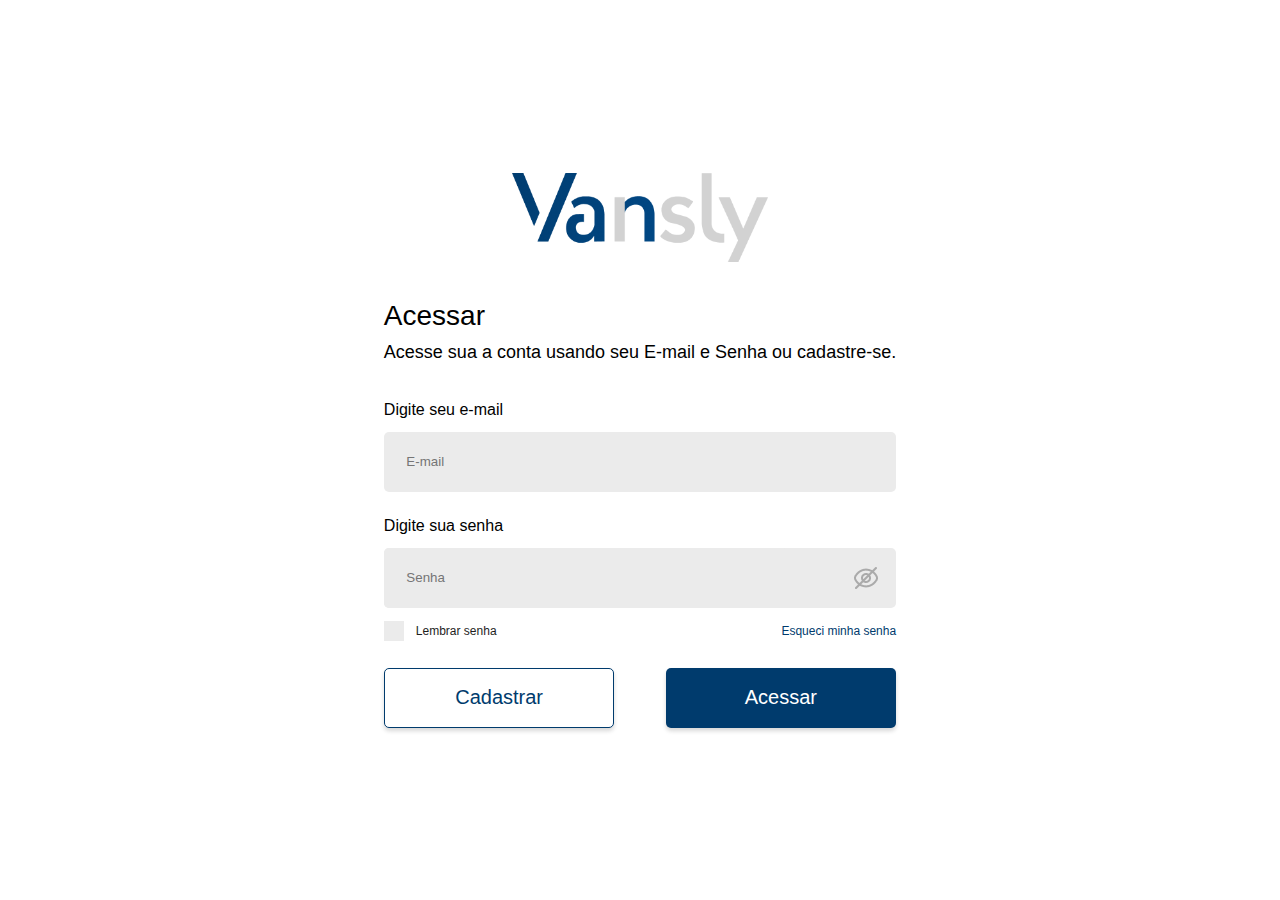
<file: index.html>
<!DOCTYPE html>
<html lang="pt-br">
<head>
    <meta charset="UTF-8">
    <meta name="viewport" content="width=device-width, initial-scale=1.0">
    <link rel="stylesheet" href="login.css">
    <title>Login</title>
</head>
<body>
    <div class="container">
        <div id="logo">
            <img class="logo" src="../images/Logo.png" alt="">
        </div>
        
        <div class="titulo">
            <h1>Acessar</h1>
            <p>Acesse sua a conta usando seu E-mail e Senha ou cadastre-se.</p>
        </div>

        <form action="./pages/Home/index.html">
            <div class="email">
                <label>Digite seu e-mail</label>
                <input type="text" placeholder="E-mail" required>
            </div>
            
            <div class="senha">
                <label>Digite sua senha</label>
                <div class="senha-input">
                    <input type="text" placeholder="Senha" required>
                    <img src="../images/olho.png" alt="">
                </div>
            </div>
            <div class="opcoes">
                <div class="lembrar">
                    <div class="check"></div>
                    <p>Lembrar senha</p>
                </div>
                
                <a href="">Esqueci minha senha</a>
            </div>
            <div class="botoes">
                <button class="cadastrar"><a href="pages/Cadastrar/index.html">Cadastrar</a></button>
                <button class="acessar">Acessar</button>
            </div>
        </form>

    </div>
</body>
</html>
</file>
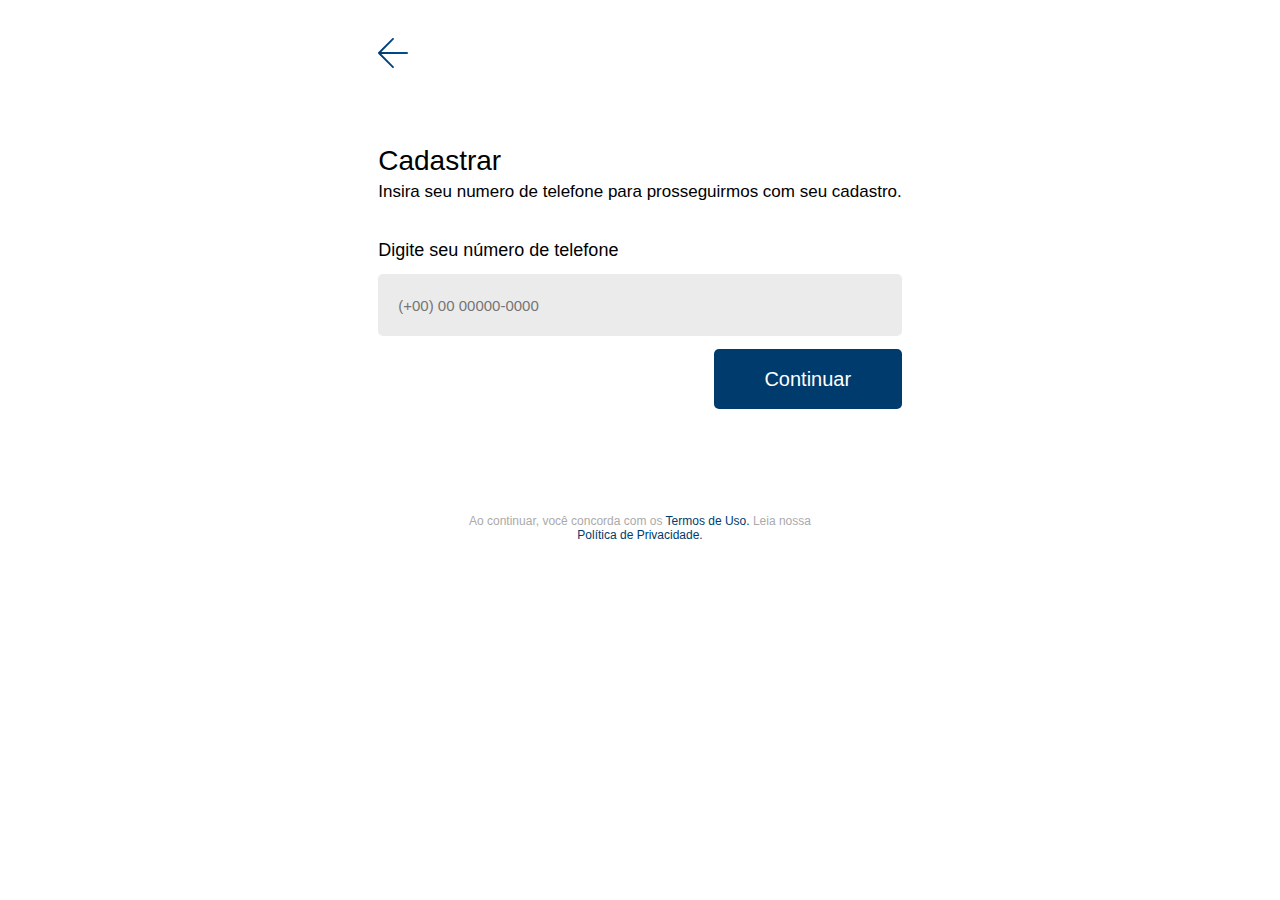
<file: pages/Cadastrar/index.html>
<!DOCTYPE html>
<html lang="pt-br">
<head>
    <meta charset="UTF-8">
    <meta name="viewport" content="width=device-width, initial-scale=1.0">
    <link rel="stylesheet" href="index.css">
    <title>Telefone</title>
</head>
<body>

    <div class="container">
        <a href="../../index.html">
            <img src="../../images/Return (1).svg" class="return">
        </a>


    <div class="titulo">
        <h1>Cadastrar</h1>
    <p>Insira seu numero de telefone para prosseguirmos com seu cadastro.</p>
    </div>
    
    <form action="../Telefone/cadastro.html">
        <label for="">Digite seu número de telefone</label>
        <input type="number" placeholder="(+00) 00 00000-0000" required>
        <div class="button">
            <button>Continuar</button>
        </div>
        
    </form>

    <div class="termos">
        <div>
            <p>Ao continuar, você concorda com 
                os <span>Termos de Uso.</span> Leia nossa
                 <span>Política de Privacidade.</span></p>
        </div>
        
    </div>

</div>
    
</body>
</html>
</file>
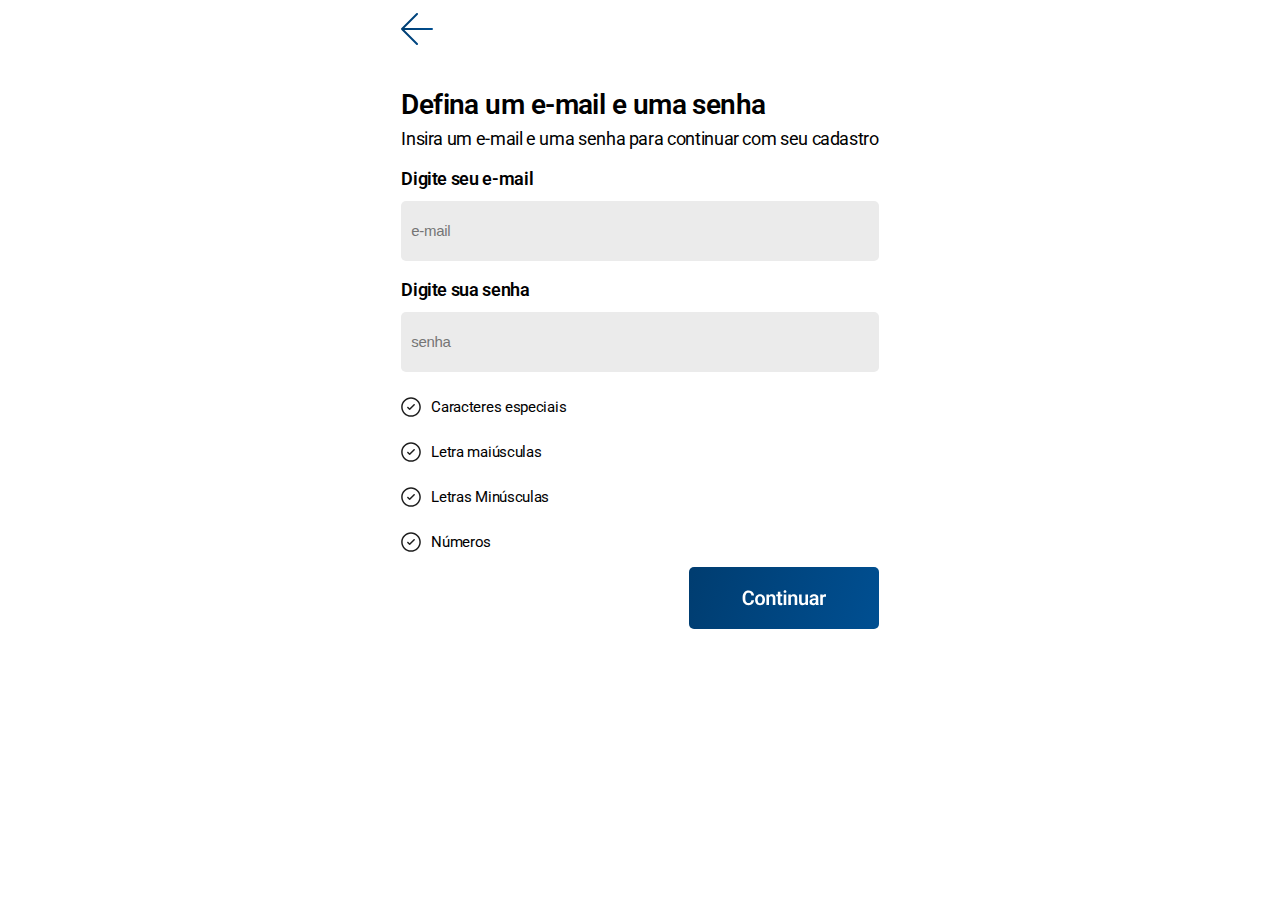
<file: pages/Telefone/cadastro.html>
<!DOCTYPE html>
<html lang="en">
<head>
    <meta charset="UTF-8">
    <meta name="viewport" content="width=device-width, initial-scale=1.0">
    <title>Cadastrar</title>
    <link rel="stylesheet" href="cadastro.css">
</head>
<body>

    <div class="container">
    <div class="back">
        <a href="../Cadastrar/index.html">
        <img class="return" src="../../images/Return (1).svg">
        </a>
    </div>

    <h2>Defina um e-mail e uma senha</h2>

    <p>Insira um e-mail e uma senha para continuar com seu cadastro</p>

    <div class="email">
    <H4>Digite seu e-mail</H4>
    <input type="email" placeholder="e-mail">
    </div>

    <div class="senha">
    <H4>Digite sua senha</H4>
    <input type="text" placeholder="senha">
    </div>

    <div class="autenticar">
    <div class="verificar">
    <img src="../../images/Vector.svg" alt="verificação">
    <p>Caracteres especiais</p>
    </div>

    <div class="verificar">
    <img src="../../images/Vector.svg" alt="verificação">
    <p>Letra maiúsculas</p>
    </div>

    <div class="verificar">
    <img src="../../images/Vector.svg" alt="verificação">
    <p>Letras Minúsculas</p>
    </div>

    <div class="verificar">
    <img src="../../images/Vector.svg" alt="verificação">
    <p>Números</p>
    </div>
    </div>

    <div class="continuar">
        <a href="../Home/index.html">
            <img src="../../images/Botão acessar.svg" alt="Botão para continuar o cadastro">
        </a>
    </div>
</div>
</body>
</html>
</file>
<file: login.css>
@import url('https://fonts.googleapis.com/css2?family=Roboto:ital,wght@0,100;0,300;0,400;0,500;0,700;0,900;1,100;1,300;1,400;1,500;1,700;1,900&display=swap');

body {
    display: flex;
    justify-content: center;
    align-items: center;
    height: 100vh;
    font-family: 'Roboto' sans-serif;
}
a {
    text-decoration: none;
    color: #003B6D;
}

body, p, button {
    padding: 0;
    margin: 0;
    box-sizing: border-box;
    font-family: Arial, Helvetica, sans-serif;
}

.container {
    display: flex;
    flex-direction: column;
    padding: 0 15px;
}

#logo{
    display: flex;
    justify-content: center;
}

.logo {
    max-width: 60%;
}

.titulo {
    padding-top: 38px;
    padding-bottom: 38px;
}

.titulo p, h1 {
    margin: 0;
    font-family: Arial, Helvetica, sans-serif;
}

.titulo p {
    font-size: 18px;
    font-weight: 100;
}

.titulo h1 {
    font-size: 28px;
    font-weight: normal;
    margin-bottom: 10px;
}

form {
    display: flex;
    flex-direction: column;
}

form input {
    outline: none;
}

.email{
    margin-bottom: 25px;
}
.email, .senha {
    display: flex;
    flex-direction: column;
    gap: 13px;
}

.senha-input {
    background-color: #EBEBEB;
    border-radius: 5px;
    display: flex;
    align-items: center;
    justify-content: space-between;
}

.senha-input img{
    width: 24px;
    height: 24px;
    padding-right: 18px;
}
.senha-input input {
    width: 70%;
}

form input {
    padding: 22.5px;
    background-color: #EBEBEB;
    border: none;
    border-radius: 5px;
    color: #AAAAAA;
}

.opcoes {
    display: flex;
    margin-top: 13px;
    align-items: center;
    justify-content: space-between;
    font-size: 12px;
    margin-bottom: 27px;
}

.lembrar {
    display: flex;
    align-items: center;
    gap: 12px;
}

.lembrar p {
    color: #1E1E1E;
}

.check {
    background-color: #EBEBEB;
    width: 20px;
    height: 20px;
}

.opcoes a {
    color: #003B6D;
}

.botoes {
    width: 100%;
    display: flex;
    justify-content: space-between;
}

.botoes button {
    width: 45%;
    height: 60px;
    border-radius: 5px;
    font-size: 20px;
    font-weight: normal;
    box-shadow: 0px 3px 4px rgba(0, 0, 0, 0.158);
}

.cadastrar {
    background-color: white;
    color: #003B6D;
    border: 1px solid #003B6D;
}

.acessar {
    background-color: #003B6D;
    color: white;
    border: none;
    cursor: pointer;
}

.box {
    display: flex;
    justify-content: center;
}

@media (min-width: 1024px) {
    body{
        display: flex;
        height: 100vh;  
        justify-content: center;
        align-items: center;
    }

    .container {
        display: flex;
        justify-content: start;
        padding: 0;
    }

    .logo {
        width: 50%;
    }

    .botoes button{
        width: 45%;

    }
  }
</file>
<file: pages/Cadastrar/index.css>
@import url('https://fonts.googleapis.com/css2?family=Roboto:ital,wght@0,100;0,300;0,400;0,500;0,700;0,900;1,100;1,300;1,400;1,500;1,700;1,900&display=swap');

body{
    display: flex;
    height: 100vh;  
    justify-content: center;
    font-family: 'Roboto' sans-serif;
}


body, p, button, h1 {
    padding: 0;
    margin: 0;
    box-sizing: border-box;
    font-family: Arial, Helvetica, sans-serif;
}

.container {
    display: flex;
    flex-direction: column;
    margin: 0 15px;
    margin-top: 3%;
    box-sizing: border-box;
}

.return {
    width: 30px;
    height: 30px;
}


.titulo {
    margin-top: 73px;
}

.titulo h1 {
    font-size: 28px;
    font-weight: normal;
    margin-bottom: 5px;
}

.titulo p{
    font-size: 17px;
}

form {
    margin-top: 38px;
    display: flex;
    flex-direction: column;
    gap: 13px;
    max-width: 100%;
    box-sizing: border-box;
}

form label {
    font-size: 18px;
}

form input {
    background-color: #EBEBEB;
    height: 60px;
    padding-left: 20px;
    border: none;
    border-radius: 5px;
    font-size: 15px;
}

.button {
    display: flex;
    justify-content: end;
}

form button {
    padding: 0;
    border: none;
    width: 188px;
    height: 60px;
    background-color: #003B6D;
    border-radius: 5px;
    color: white;
    font-size: 20px;
}


.termos {
    display: flex;
    justify-content: center;
    text-align: center;
    margin-top: 20% ;
}

.termos div {
    max-width: 70%;
}

.termos p {
    font-size: 12px;
    color: #AAAAAA;
}

.termos span {
    color: #003B6D;
}


@media (min-width: 1024px) {
    body{
        display: flex;
        height: 100vh;  
        justify-content: center;
    }

    .container {
        display: flex;
        justify-content: start;
        padding: 0;
    }

    form {
        max-width: 100%;
    }
  }
</file>
<file: pages/Telefone/cadastro.css>
@import url('https://fonts.googleapis.com/css2?family=Roboto:ital,wght@0,100;0,300;0,400;0,500;0,700;0,900;1,100;1,300;1,400;1,500;1,700;1,900&display=swap');

*{
    padding: 0;
    margin: 0;
    box-sizing: border-box;
}

body{
    display: flex;
    height: 100vh;  
    justify-content: center;
}

body{
    max-width: 100vw;
    height: 100vh;
    margin: 0 15px;
    box-sizing: border-box;
    font-family: "Roboto", sans-serif;
}

.back{
    width: 30px;
    height: 30px;
    margin-top: 13px;
    margin-top: 13px;
    margin-right: 15px;
    margin-bottom: 28px;
}

.autenticar{
   display: flex;
   flex-direction: column;
}

.verificar{
    display: flex;
    align-items: center;
    gap: 10px;
}

.autenticar img{
    margin-top: 25px;
    width: 20px;
    height: 20px;
    border: 1.63px;
    
}

.continuar {
    display: flex;
    margin-top: 15px;
    justify-content: end;
}

input{
    display: flex;
    width: 100%;
    height: 60px;
    background-color: rgba(235, 235, 235, 1);
    border-radius: 5px;
    text-align: justify;
    font-size: 15px;
    font-weight: 400;
    line-height: 15px;
    letter-spacing: -0.02em; 
    padding: 10px;
    border: none;
    margin-top: 13px;
}

h2{
 margin-top: 20px;
font-size: 28px;
font-weight: 600;
line-height: 28px;
letter-spacing: -0.02em;
text-align: justify;

}

p{
margin-top: 10px;
font-size: 18px;
font-weight: 400;
line-height: 20.7px;
letter-spacing: -0.02em;
text-align: justified;
}

h4{
margin-top: 20px;
font-size: 18px;
font-weight: 600;
line-height: 18px;
letter-spacing: -0.02em;
text-align: justify;
}

.autenticar p{ 
margin-top: 25px;
font-size: 15px;
font-weight: 400;
line-height: 18px;
text-align: justify;
}

@media (min-width: 1024px) {
    body{
        display: flex;
        height: 100vh;  
        justify-content: center;
    }

    .container {
        display: flex;
        flex-direction: column;
        justify-content: start;
        padding: 0;
        max-width: 100%;
    }
  }
</file>
